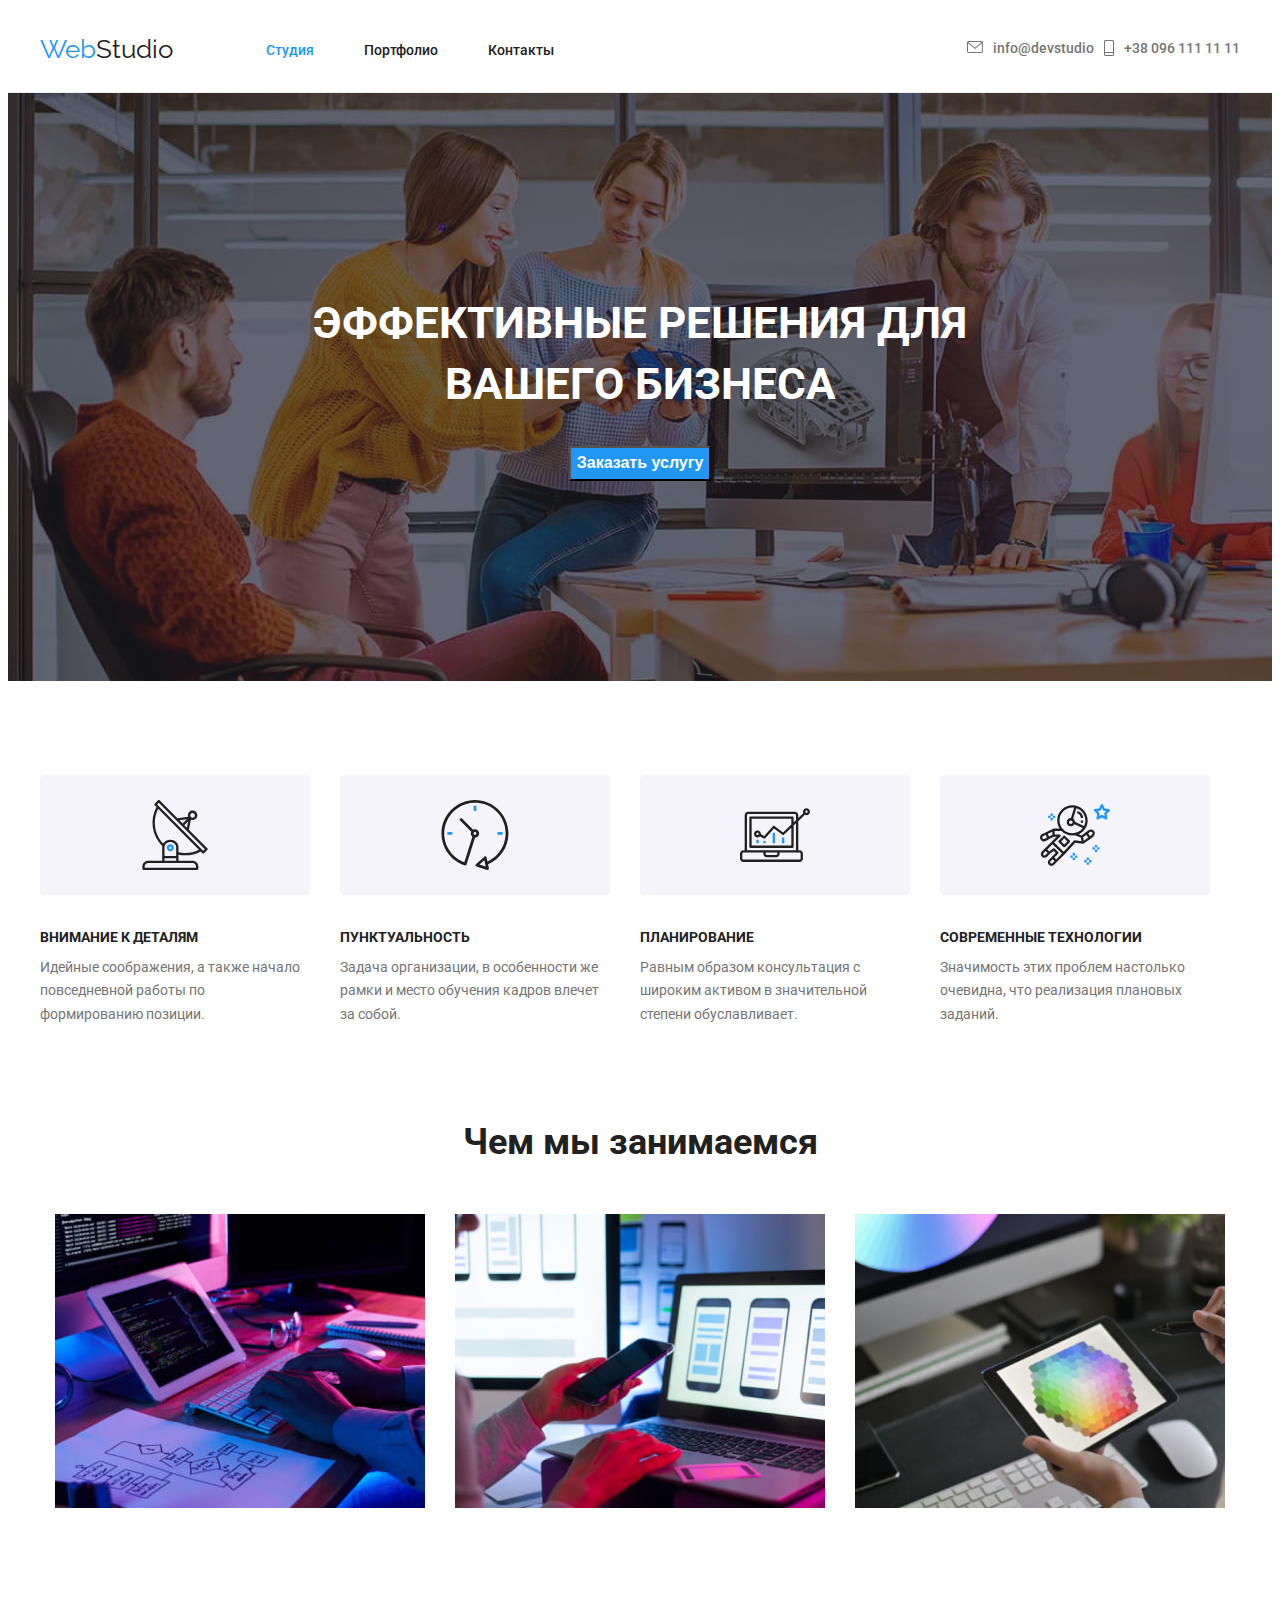
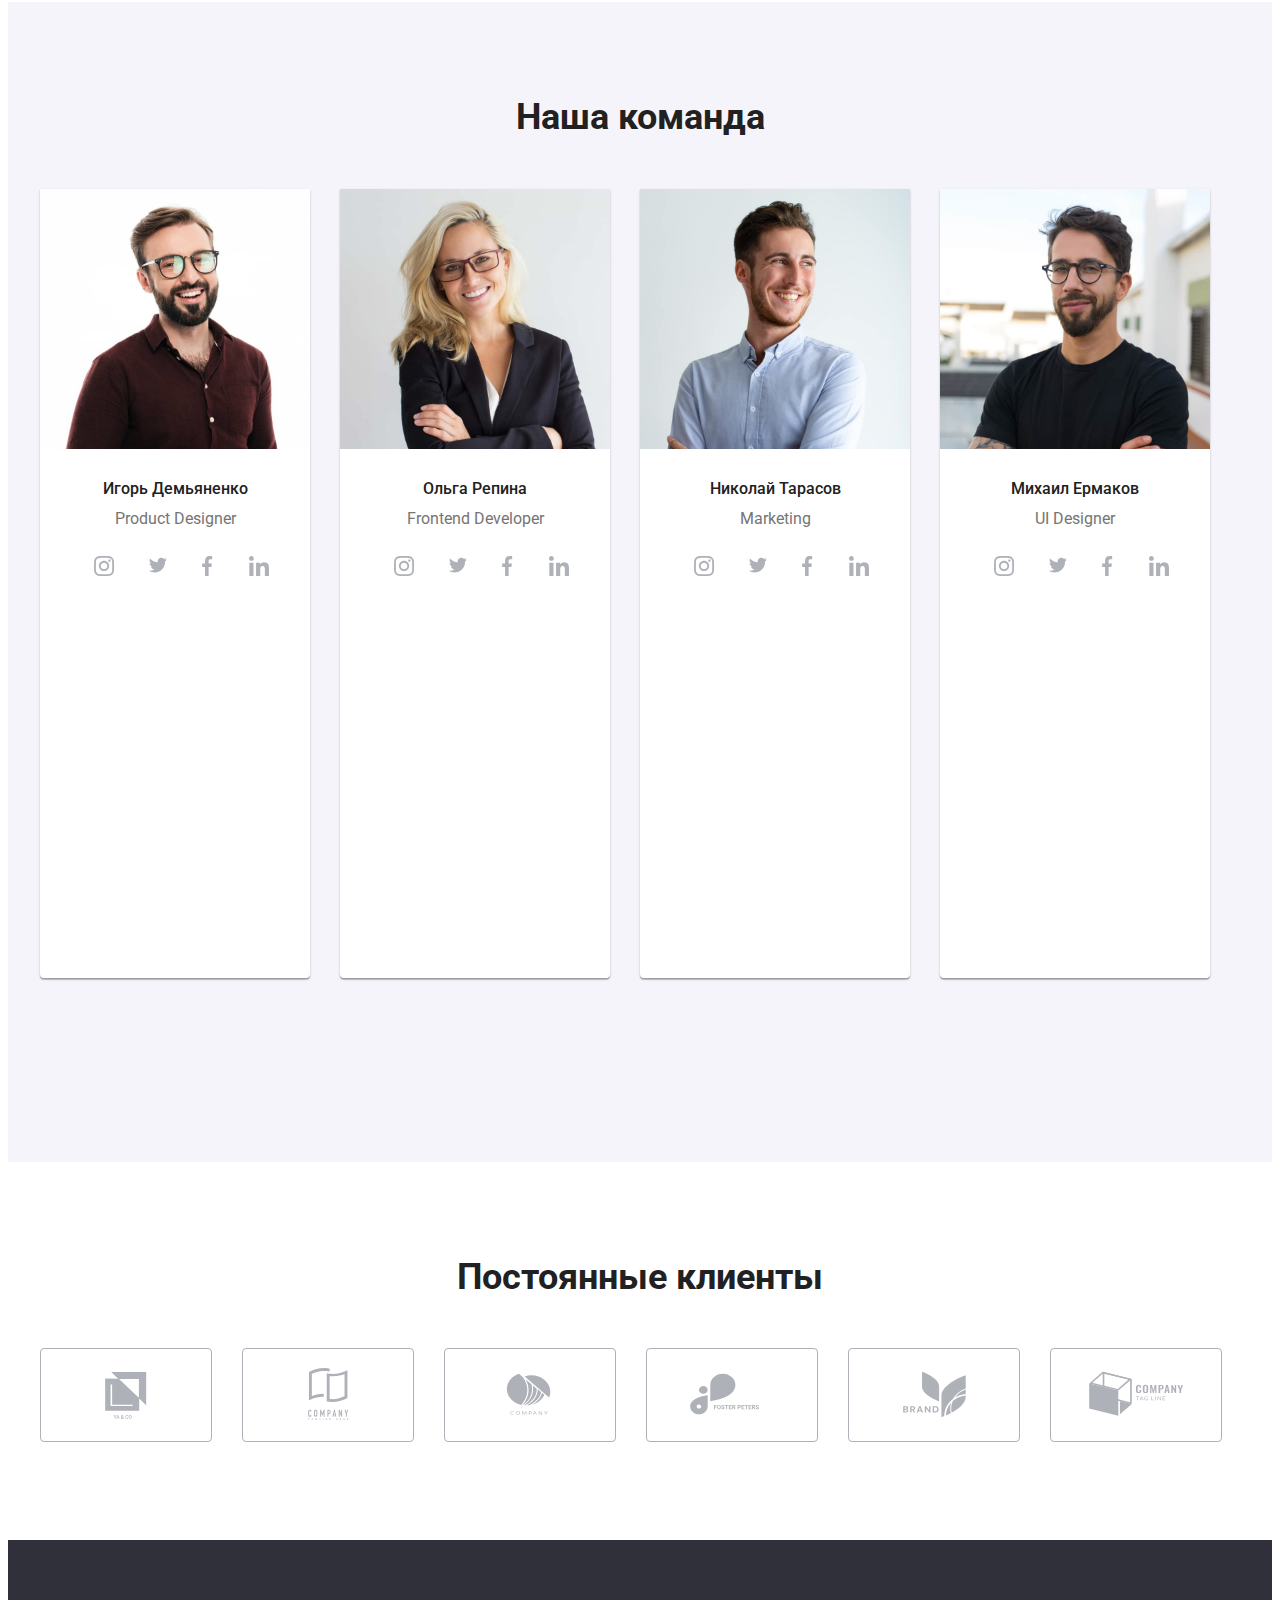
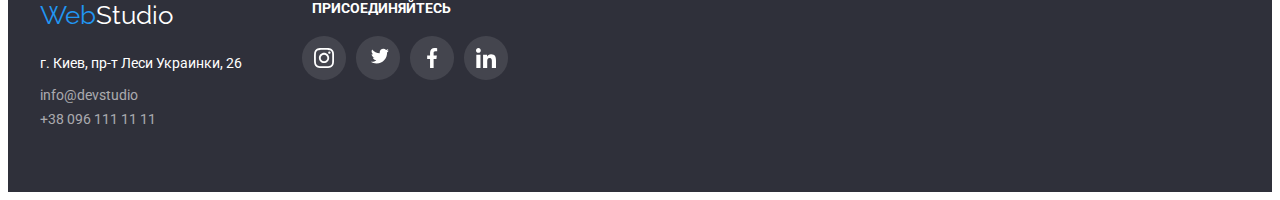
<file: index.html>
<!DOCTYPE html>
<html lang="ru">
    <head>
        <meta charset="UTF-8">
        <meta name="viewport" content="width=device-width, inital-scale=1.0">
        <title>Document</title>
        <link rel="preconnect" href="https://fonts.googleapis.com">
<link rel="preconnect" href="https://fonts.gstatic.com" crossorigin>
<link href="https://fonts.googleapis.com/css2?family=Oleo+Script&family=Raleway:wght@700&family=Roboto:wght@400;500;700;900&display=swap" rel="stylesheet">
<link rel="stylesheet" href="https://cdnjs.cloudflare.com/ajax/libs/modern-normalize/1.1.0/modern-normalize.min.css" integrity="sha512-wpPYUAdjBVSE4KJnH1VR1HeZfpl1ub8YT/NKx4PuQ5NmX2tKuGu6U/JRp5y+Y8XG2tV+wKQpNHVUX03MfMFn9Q==" crossorigin="anonymous" referrerpolicy="no-referrer" />
<link rel="stylesheet" href="./css/styles.css">
    </head>
    <body class="page">
        <header class="page-header">
            <div class="container main-hader">
            <nav class="main-hader">
                <a class="logo" href="./index.html"><span class="page-header-logo">Web</span><span class="page-header-nav">Studio</span></a>
                <ul class="site-nav">
                    <li class="link-nav"><a class="current nav-padding" href="">Студия</a></li>
                    <li class="link-nav-margin"><a class="link-nav nav-padding" href="./portfolio.html">Портфолио</a></li>
                    <li class="link-nav-margin"><a class="link-nav nav-padding" href="">Контакты</a></li>
                </ul>
            </nav>
                <ul class="auth-nav">
                    <li class="link-contact">
                     <svg class="envelope">
                        <use href='./images/sprite.svg#icon-envelope-hover'></use>
                    </svg>   
                    </li>
                    <li>
                        <a class="link-contact" href="">info@devstudio</a></li>
                        <li class="link-contact">
                            <svg class="tel">
                               <use href='./images/sprite.svg#icon-tel'></use>
                           </svg>   
                           </li>
                    <li class="link-tel-margin"><a class="link-contact" href="">+38 096 111 11 11</a></li>
                </ul>
                </div>
        </header>
        <main>
    <section class="hero">
        <div class="container">
    <h1 class="hero-text">Эффективные решения для вашего бизнеса</h1>
        <button class="hero-buton">Заказать услугу</button>
    </div>
    </section>
    <section class="section section-benefits">
    <div class="section-benefits-margin container">
    <h2 class="visually-hidden">Наші переваги</h2>
    <ul class="benefis-list">
        <li class="benefits-margin">
            <svg class="icon-Group">
                <use href='./images/sprite.svg#icon-Group-1'></use>
            </svg>
            <h3 class="section-benefits-title">Внимание к деталям</h3>
            <p class="section-benefits-text">Идейные соображения, а также начало повседневной работы по формированию позиции.</p>
        </li>
        <li class="benefits-margin">
            <svg class="icon-Group">
                <use href='./images/sprite.svg#icon-Group-2'></use>
            </svg>
            <h3 class="section-benefits-title">Пунктуальность</h3>
            <p class="section-benefits-text">Задача организации, в особенности же рамки и место обучения кадров влечет за собой.</p>
        </li> 
        <li class="benefits-margin">
            <svg class="icon-Group">
                <use href='./images/sprite.svg#icon-Group-3'></use>
            </svg>
            <h3 class="section-benefits-title">Планирование</h3>
            <p class="section-benefits-text">Равным образом консультация с широким активом в значительной степени обуславливает.</p>
        </li>
        <li class="benefits-margin">
            <svg class="icon-Group">
                <use href='./images/sprite.svg#icon-Group-4'></use>
            </svg>
            <h3 class="section-benefits-title">Современные технологии</h3>
            <p class="section-benefits-text">Значимость этих проблем настолько очевидна, что реализация плановых заданий.</p>
        </li>
    </ul>
</div>
</section>
<section class="occupation section">
    <div class="container">
    <h2 class="section-work">Чем мы занимаемся</h2>
    <ul class="work-list">
    <li class="occupation-margin">
    <img src="./images/development.jpg" alt="Создание сайта" width="370">
    </li>
    <li class="occupation-margin">
        <img src="./images/mobile.jpg" alt="Оптимизация для мобильных устройств" width="370">
    </li>
    <li class="occupation-margin">
        <img src="./images/design.jpg" alt="Дизайн" width="370">
    </li>
    </ul>
</div>
</section>
<section class="section-page">
    <div class="container">
    <h2 class="pege-team">Наша команда</h2>
    <ul class="team">
        <li class="work-margin team-background-color">
            <img class="team-img" src="./images/igor.jpg" alt="Игорь Демьяненко" width="270">
            <div class="name">
            <h3 class="page-team-employee">Игорь Демьяненко</h3>
            <p class="section-team-specialty">Product Designer</p>
            <ul class="soc">
                <li class="soc-team soc-team-hf">
                    <a href="#">
                        <svg class="team-instagram" width="20px" height="20px">
                        <use href='./images/sprite.svg#icon-instagram'></use>
                    </svg>
                    </a>
                </li>
                <li class="soc-team soc-team-hf">
                    <a href="#">
                        <svg class="team-twit">
                        <use href='./images/sprite.svg#icon-twit'></use>
                    </svg>
                    </a>
                </li>
                <li class="soc-team soc-team-hf">
                    <a href="#">
                        <svg class="team-facebook">
                        <use href='./images/sprite.svg#icon-facebook'></use>
                    </svg>
                    </a>
                </li>
                <li class="soc-team soc-team-hf">
                    <a href="#">
                        <svg class="team-linkedin">
                        <use href='./images/sprite.svg#icon-linkedin'></use>
                    </svg>
                    </a>
                </li>  
            </ul>
    </div>
        </li>
        <li class="work-margin team-background-color">
            <img class="team-img" src="./images/olga.jpg" alt="Ольга Репина" width="270">
            <div class="name">
            <h3 class="page-team-employee">Ольга Репина</h3>
            <p class="section-team-specialty">Frontend Developer</p>
            <ul class="soc">
                <li class="soc-team soc-team-hf">
                    <a href="#">
                        <svg class="team-instagram">
                        <use href='./images/sprite.svg#icon-instagram'></use>
                    </svg>
                    </a>
                </li>
                <li class="soc-team soc-team-hf">
                    <a href="#">
                        <svg class="team-twit">
                        <use href='./images/sprite.svg#icon-twit'></use>
                    </svg>
                    </a>
                </li>
                <li class="soc-team soc-team-hf">
                    <a href="#">
                        <svg class="team-facebook">
                        <use href='./images/sprite.svg#icon-facebook'></use>
                    </svg>
                    </a>
                </li>
                <li class="soc-team soc-team-hf">
                    <a href="#">
                        <svg class="team-linkedin">
                        <use href='./images/sprite.svg#icon-linkedin'></use>
                    </svg>
                    </a>
                </li>  
            </ul>
            </div>
        </li>
        <li class="work-margin team-background-color">
            <img class="team-img" src="./images/koly.jpg" alt="Николай Тарасов" width="270">
            <div class="name">
            <h3 class="page-team-employee">Николай Тарасов</h3>
            <p class="section-team-specialty">Marketing</p>
            <ul class="soc">
                <li class="soc-team soc-team-hf">
                    <a href="#">
                        <svg class="team-instagram">
                        <use href='./images/sprite.svg#icon-instagram'></use>
                    </svg>
                    </a>
                </li>
                <li class="soc-team soc-team-hf">
                    <a href="#">
                        <svg class="team-twit">
                        <use href='./images/sprite.svg#icon-twit'></use>
                    </svg>
                    </a>
                </li>
                <li class="soc-team soc-team-hf">
                    <a href="#">
                        <svg class="team-facebook">
                        <use href='./images/sprite.svg#icon-facebook'></use>
                    </svg>
                    </a>
                </li>
                <li class="soc-team soc-team-hf">
                    <a href="#">
                        <svg class="team-linkedin">
                        <use href='./images/sprite.svg#icon-linkedin'></use>
                    </svg>
                    </a>
                </li>  
            </ul>
        </div>
        </li>
        <li class="work-margin team-background-color">
            <img class="team-img" src="./images/miha.jpg" alt="Михаил Ермаков" width="270">
            <div class="name">
            <h3 class="page-team-employee">Михаил Ермаков</h3>
            <p class="section-team-specialty">UI Designer</p>
            <ul class="soc">
                <li class="soc-team soc-team-hf">
                    <a href="#">
                        <svg class="team-instagram">
                        <use href='./images/sprite.svg#icon-instagram'></use>
                    </svg>
                    </a>
                </li>
                <li class="soc-team soc-team-hf">
                    <a href="#">
                        <svg class="team-twit">
                        <use href='./images/sprite.svg#icon-twit'></use>
                    </svg>
                    </a>
                </li>
                <li class="soc-team soc-team-hf">
                    <a href="#">
                        <svg class="team-facebook">
                        <use href='./images/sprite.svg#icon-facebook'></use>
                    </svg>
                    </a>
                </li>
                <li class="soc-team soc-team-hf">
                    <a href="#">
                        <svg class="team-linkedin">
                        <use href='./images/sprite.svg#icon-linkedin'></use>
                    </svg>
                    </a>
                </li>  
            </ul>
        </div>
        </li>   
    </ul>
</div>
</section>
<section class="section-client">
    <div class="container">
    <h2 class="client-title">Постоянные клиенты</h2>
    <ul class="client">
        <li class="client-list">
<a class="client-link" href="#">
<svg class="client-logo">
    <use class="client-link" href='./images/sprite.svg#icon-Client-1'>
    </use>
</svg>
</a>
        </li> 
        <li class="client-list"> 
<a class="client-link" href="#">
    <svg class="client-logo">
        <use href='./images/sprite.svg#icon-Client-2'>
        </use>
    </svg>
</a>
</li>
<li class="client-list">
<a class="client-link" href="#">
    <svg class="client-logo">
        <use href='./images/sprite.svg#icon-Client-3'>
        </use>
    </svg>
</a>
 </li>
<li class="client-list">
<a class="client-link" href="#">
    <svg class="client-logo">
        <use href='./images/sprite.svg#icon-Client-4'>
        </use>
    </svg>
</a>
</li>
<li class="client-list">
<a class="client-link" href="#">
    <svg class="client-logo">
        <use href='./images/sprite.svg#icon-Client-5'>
        </use>
    </svg>
</a>
</li>
<li class="client-list">
    <a class="client-link" href="#">
        <svg class="client-logo">
            <use href='./images/sprite.svg#icon-Client-6-'>
            </use>
        </svg>
    </a>
    </li>
    </ul>
</div>
</section>
</main>
<footer class="page-footer">
    <div class="container">
        <ul class="footer-box">
            <li>
    <a href="./index.html"><span class="page-footer-logo">Web</span><span class="page-footer-nav">Studio</span></a>
    <address class="footer-address">
        г. Киев, пр-т Леси Украинки, 26
        <a class="footer-nav" href="mailto:info@devstudio">info@devstudio</a>
        <a class="footer-tel" href="tel:+380961111111">+38 096 111 11 11</a>
    </address>
</li>
<li class="footer-box-margin">
    <h2 class="soc-text">присоединяйтесь</h2>
    <ul class="soc-footer">
        <li class="radial-gradient-footer">
            <a href="#">
                <svg class="instagram ">
                <use href='./images/sprite.svg#icon-instagram'></use>
            </svg>
            </a>
        </li>
        <li class="radial-gradient-footer">
            <a href="#">
                <svg class="twit">
                <use href='./images/sprite.svg#icon-twit'></use>
            </svg>
            </a>
        </li>
        <li class="radial-gradient-footer">
            <a href="#">
                <svg class="facebook">
                <use href='./images/sprite.svg#icon-facebook'></use>
            </svg>
            </a>
        </li>
        <li class="radial-gradient-footer">
            <a href="#">
                <svg class="linkedin">
                <use href='./images/sprite.svg#icon-linkedin'></use>
            </svg>
            </a>
        </li>
    </ul>
</ul>
</div>
</footer>
    </body>
</html>
</file>
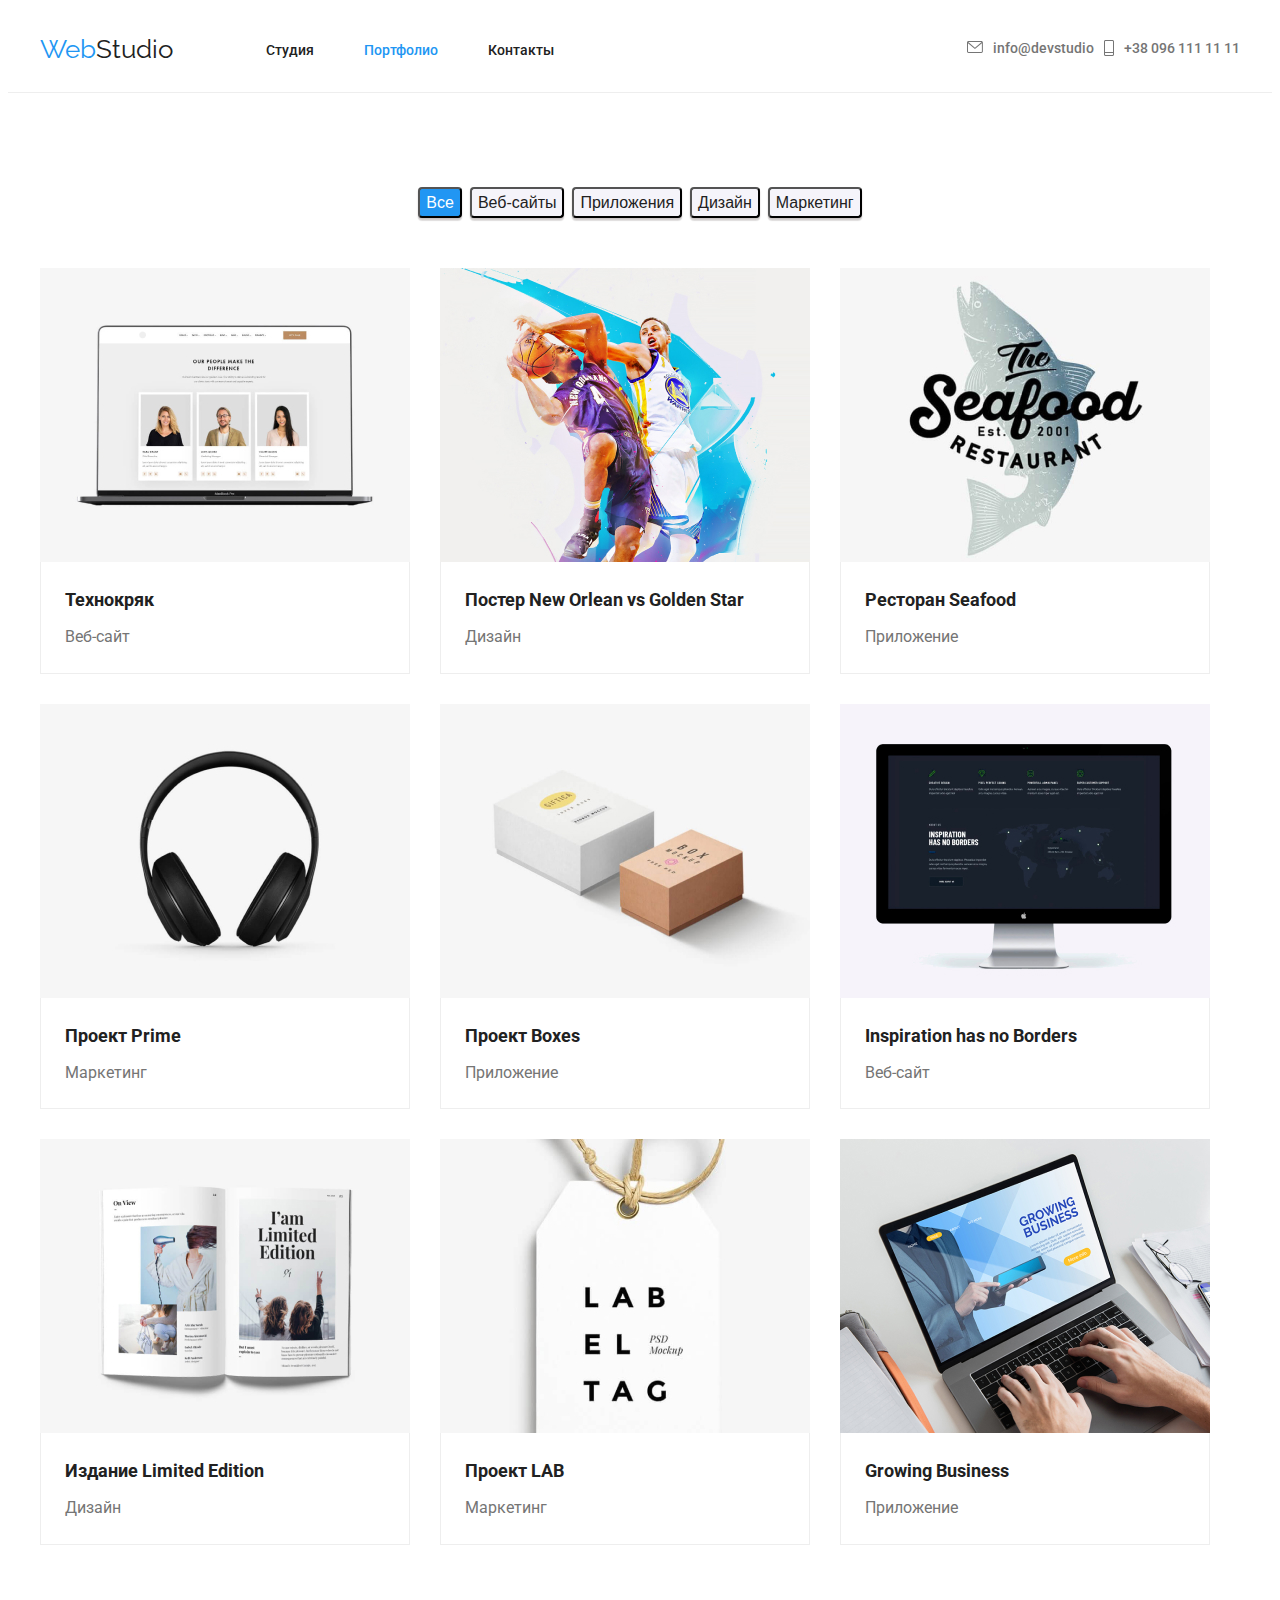
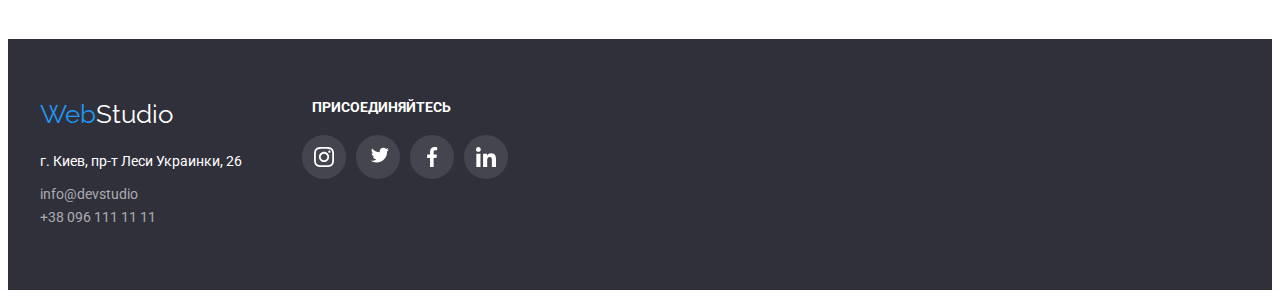
<file: portfolio.html>
<!DOCTYPE html>
<html lang="ru">
    <head>
        <meta charset="UTF-8">
        <meta name="viewport" content="width=device-width, inital-scale=1.0">
        <title>Document</title>
        <link rel="preconnect" href="https://fonts.googleapis.com">
<link rel="preconnect" href="https://fonts.gstatic.com" crossorigin>
<link href="https://fonts.googleapis.com/css2?family=Oleo+Script&family=Raleway:wght@700&family=Roboto:wght@400;500;700;900&display=swap" rel="stylesheet">
<link rel="stylesheet" href="https://cdnjs.cloudflare.com/ajax/libs/modern-normalize/1.1.0/modern-normalize.min.css" integrity="sha512-wpPYUAdjBVSE4KJnH1VR1HeZfpl1ub8YT/NKx4PuQ5NmX2tKuGu6U/JRp5y+Y8XG2tV+wKQpNHVUX03MfMFn9Q==" crossorigin="anonymous" referrerpolicy="no-referrer" />
<link rel="stylesheet" href="./css/styles.css">
    </head>
    <body class="page">
        <header class="page-header">
            <div class="main-hader container">
            <nav class="main-hader">
                <a class="logo" href="./index.html"><span class="page-header-logo">Web</span><span class="page-header-nav">Studio</span></a>
                <ul class="site-nav">
                    <li><a class="link-nav nav-padding" href="./index.html">Студия</a></li>
                    <li class="link-nav-margin"><a class="link-nav nav-padding current" href="">Портфолио</a></li>
                    <li class="link-nav-margin"><a class="link-nav nav-padding" href="">Контакты</a></li>
                </ul>
            </nav>
            <ul class="auth-nav">
                <li class="link-contact">
                 <svg class="envelope">
                    <use href='./images/sprite.svg#icon-envelope-hover'></use>
                </svg>   
                </li>
                <li>
                    <a class="link-contact" href="">info@devstudio</a></li>
                    <li class="link-contact">
                        <svg class="tel">
                           <use href='./images/sprite.svg#icon-tel'></use>
                       </svg>   
                       </li>
                <li class="link-tel-margin"><a class="link-contact" href="">+38 096 111 11 11</a></li>
            </ul>
                </div>
        </header>
        <main>
            <section class="section-portfolio">
<div class="container">
<ul class="flex-button">
    <li class="flex-button-margin"><button class="portfolio-buton-all" type="button">Все</button></li>
    <li class="flex-button-margin"><button class="portfolio-buton" type="button">Веб-сайты</button></li>
    <li class="flex-button-margin"><button class="portfolio-buton" type="button">Приложения</button></li>
    <li class="flex-button-margin"><button class="portfolio-buton" type="button">Дизайн</button></li>
    <li><button class="portfolio-buton" type="button">Маркетинг</button></li>
</ul>

<ul class="flex-contener">
    <li class="flex-element"><a href=""><img src="./images/teh.jpg" alt="Технокряк" width="370"><div class="card-text"><h2 class="portfolio-work">Технокряк</h2><p class="portfolio-work-type">Веб-сайт</p></div></a></li>
    <li class="flex-element"><a href=""><img src="./images/new.jpg" alt="Постер New Orlean vs Golden Star" width="370"><div class="card-text"><h1 class="portfolio-work">Постер New Orlean vs Golden Star</h1><p class="portfolio-work-type">Дизайн</p></div></a></li>
    <li class="flex-element"><a href=""><img src="./images/res.jpg" alt="Ресторан Seafood" width="370"><div class="card-text"><h2 class="portfolio-work">Ресторан Seafood</h2><p class="portfolio-work-type">Приложение</p></div></a></li>
    <li class="flex-element"><a href=""><img src="./images/mon.jpg" alt="Проект Prime" width="370"><div class="card-text"><h2 class="portfolio-work">Проект Prime</h2><p class="portfolio-work-type">Маркетинг</p></div></a></li>
    <li class="flex-element"><a href=""><img src="./images/boxes.jpg" alt="Проект Boxes" width="370"><div class="card-text"><h2 class="portfolio-work">Проект Boxes</h2><p class="portfolio-work-type">Приложение</p></div></a></li>
    <li class="flex-element"><a href=""><img src="./images/inspiration.jpg" alt="Inspiration has no Borders" width="370"><div class="card-text"><h2 class="portfolio-work">Inspiration has no Borders</h2><p class="portfolio-work-type">Веб-сайт</p></div></a></li>
    <li class="flex-element"><a href=""><img src="./images/limited.jpg" alt="Издание Limited Edition" width="370"><div class="card-text"><h2 class="portfolio-work">Издание Limited Edition</h2><p class="portfolio-work-type">Дизайн</p></div></a></li>
    <li class="flex-element"><a href=""><img src="./images/LAB.jpg" alt="Проект LAB" width="370"><div class="card-text"><h2 class="portfolio-work">Проект LAB</h2><p class="portfolio-work-type">Маркетинг</p></div></a></li>
    <li class="flex-element"><a href=""><img src="./images/growing.jpg" alt="Growing Business" width="370"><div class="card-text"><h2 class="portfolio-work">Growing Business</h2><p class="portfolio-work-type">Приложение</p></div></a></li>
</ul>
</div>
</section>
</main>
<footer class="page-footer">
    <div class="container">
        <ul class="footer-box">
            <li>
    <a href="./index.html"><span class="page-footer-logo">Web</span><span class="page-footer-nav">Studio</span></a>
    <address class="footer-address">
        г. Киев, пр-т Леси Украинки, 26
        <a class="footer-nav" href="mailto:info@devstudio">info@devstudio</a>
        <a class="footer-tel" href="tel:+380961111111">+38 096 111 11 11</a>
    </address>
</li>
<li class="footer-box-margin">
    <h2 class="soc-text">присоединяйтесь</h2>
    <ul class="soc-footer">
        <li class="radial-gradient-footer">
            <a href="#">
                <svg class="instagram ">
                <use href='./images/sprite.svg#icon-instagram'></use>
            </svg>
            </a>
        </li>
        <li class="radial-gradient-footer">
            <a href="#">
                <svg class="twit">
                <use href='./images/sprite.svg#icon-twit'></use>
            </svg>
            </a>
        </li>
        <li class="radial-gradient-footer">
            <a href="#">
                <svg class="facebook">
                <use href='./images/sprite.svg#icon-facebook'></use>
            </svg>
            </a>
        </li>
        <li class="radial-gradient-footer">
            <a href="#">
                <svg class="linkedin">
                <use href='./images/sprite.svg#icon-linkedin'></use>
            </svg>
            </a>
        </li>
    </ul>
</ul>
</div>
</footer>
    </body>
</html>
</file>
<file: css/styles.css>
:root {
    --primery-text-color: #757575;
    --accent-color: #2196F3;
    --title-text-color: #212121;
    --title-text-Letter: rgba(33, 33, 33, 1);
    --logo-text-color: #FFFFFF;
    --team-background-color: #F5F4FA;
    --footer-background-color: #2F303A;
    --hiro-hover-focus: rgba(33, 150, 243, 1);
}
/* Основні налаштування */
body {
    font-family:'Roboto', 'Segoe UI', 'Oxygen',
     'Ubuntu', 'Cantarell', 'Open Sans', 'Helvetica Neue', 
     'sans-serif';
      background-color:#E5E5E5;
}
a {text-decoration: none;}
ul, ol {
    list-style: none;
    padding: 0px;
    margin: 0px;
}
h1, h2, h3 {
    padding: 0px;
    margin: 0px;   
}
p {
    padding: 0px;
    margin: 0px;
}
img {
    display: block;
    margin: 0px;
    padding: 0px;
}
/* основний колір - #757575; 
Другородний колір - #212121;
Акцент - #2196F3;
Колір футера - background: #FFFFFF; */
/* Налаштування headerа */
.page {
background-color: var(--page-backround-color);
}
.page-header-nav {
color: var(--title-text-color);
font-family: 'Raleway';
font-size: 26px;
line-height: 1.2;
text-align: left;
}
.page-header-logo {
color: var(--accent-color);
font-family: 'Raleway';
font-size: 26px;
line-height: 1.2;
text-align: left;
}
.page-header {
    margin-bottom: 0px;
    padding-bottom: 0px;
    border-bottom:1px solid rgba(238, 238, 238, 1);
    background-color: var(--logo-text-color);
}
.nav-padding {
display: block;
padding-top: 32px;
padding-bottom: 32px;
}
.link-nav {
/* display: flex; */
color: rgba(33, 33, 33, 1);
font-weight: 500;
font-size: 14px;
line-height: 1.2;
} 
.link-contact {
display: block;
padding-top: 32px;
padding-bottom: 32px;
margin-left: 10px;

color: rgba(117, 117, 117, 1);
font-Weight: 500;
font-size: 14px;
line-height: 1.2;  
}
.link-contact:hover,
.link-contact:focus {
    color: var(--accent-color); 
}
.link-nav:hover,
.link-nav:focus {
    color: var(--accent-color);
}
.current {
    color: var(--accent-color);
}
/* Налаштування скуції "hero" */
.hero { 
    margin-left: auto;
    margin-right: auto;
    padding-top: 200px;
    padding-bottom: 200px;
    background-color: var(--footer-background-color);
    background-image: linear-gradient(rgba(47, 48, 58, 0.4), rgba(47, 48, 58, 0.4)), url('../images/background.jpg');
    text-align: center;
}
.hero-text {
display: block;
margin: auto;
max-width: 696px;
color: var(--logo-text-color);
text-transform:uppercase;
font-size: 44px;
line-height: 1.4;
text-align: center;
}
.hero-buton {
    margin-top: 30px;
    background-color: var(--accent-color);
    color: var(--logo-text-color);
font-size: 16px;
font-style: normal;
font-weight: 700;
line-height: 1.8;
text-align: center;
}
.hero-buton:hover,
.hero-buton:focus {
    background-color: #188CE8;
    color: var(--logo-text-color);
font-size: 16px;
font-style: normal;
font-weight: 700;
line-height: 1.8;
text-align: center;
}

/* Налаштування "background-color" секцій */
.section-page {
    background-color: var(--team-background-color);
    padding-top: 94px;
    padding-bottom: 94px;
}
.section {
    color: var(--title-text-color);
}
    /* Налаштування секції "Переваги"  */
  .section-benefits {
      padding-top: 94px;
      padding-bottom: 94px;
  }
    .visually-hidden {
        position: absolute;
  width: 1px;
  height: 1px;
  margin: -1px;
  border: 0;
  padding: 0;
  
  white-space: nowrap;
  clip-path: inset(100%);
  clip: rect(0 0 0 0);
  overflow: hidden;
    }
.section-benefits-title {
    margin-bottom: 10px;
    color: var(--title-text-color);
    text-transform:uppercase;
font-size: 14px;
line-height: 1.2;
text-align: left;
}
.section-benefits-text {
color: var(--primery-text-color);
font-size: 14px;
line-height: 1.7;
text-align: left;
}
/* Налаштування скції "Чим ми займаємось" */
.section-work {
color: var(--title-text-color);
font-size: 36px;
line-height: 1.2;
text-align: center;
margin-bottom: 50px;
margin-top: 0px;
}
/* Налаштування скуції "Наша команда" */
.pege-team {
color: var(--title-text-color);
margin-top: 0px;
margin-bottom: 50px;
font-size: 36px;
line-height: 1.2;
text-align: center;
}
.page-team-employee {
margin-bottom: 10px;
color: var(--title-text-color);
font-weight: 500;
font-size: 16px;
line-height: 1.2;
text-align: center;
}
.section-team-specialty {
    padding-bottom: 0px;
color: var(--primery-text-color);
font-size: 16px;
line-height: 19px;
letter-spacing: 1,2;
text-align: center;
}
.team-background-color {
    background-color: rgba(255, 255, 255, 1);
    border-bottom: 1px solid rgba(255, 255, 255, 1);
    Height: 368px;
    Width: 270px;
    margin-bottom:0;
    box-shadow: 0px 1px 3px rgba(0, 0, 0, 0.12), 0px 1px 1px rgba(0, 0, 0, 0.14), 0px 2px 1px rgba(0, 0, 0, 0.2);
    border-radius: 0px 0px 4px 4px;
}
/* Налаштування сторінки portfolio */
.portfolio-buton {
    background-color:var(--team-background-color);
    color: var(--title-text-color);
font-size: 16px;
line-height: 1.6;
text-align: center;
border-radius: 4px;
box-shadow: 0px 3px 1px rgba(0, 0, 0, 0.1), 0px 1px 2px rgba(0, 0, 0, 0.08), 0px 2px 2px rgba(102, 47, 47, 0.12);
}
.portfolio-buton-all {
    color: var(--logo-text-color);
    background-color: var(--accent-color);
    font-size: 16px;
    line-height: 1.6;
    text-align: center;
    box-shadow: 0px 3px 1px rgba(0, 0, 0, 0.1), 0px 1px 2px rgba(0, 0, 0, 0.08), 0px 2px 2px rgba(102, 47, 47, 0.12);
border-radius: 4px;  
}
.portfolio-buton:hover,
.portfolio-buton:focus { 
color: var(--logo-text-color);
background-color: var(--accent-color);
font-size: 16px;
line-height: 1.6;
text-align: center;
box-shadow: 0px 3px 1px rgba(0, 0, 0, 0.1), 0px 1px 2px rgba(0, 0, 0, 0.08), 0px 2px 2px rgba(102, 47, 47, 0.12);
border-radius: 4px;
}
.portfolio-work {
margin-bottom: 4px;
color: var(--title-text-color);
font-size: 18px;
line-height: 2;
text-align: left;
}
.portfolio-work-type {
color: var(--primery-text-color);
font-size: 16px;
line-height: 1.9;
text-align: left;
text-align: left;
}
.card-text {
    padding-top: 20px;
    padding-bottom: 20px;
    padding-left: 24px;
    padding-right: 24px;
    border-bottom: 1px solid rgba(238, 238, 238, 1);
    border-left: 1px solid rgba(238, 238, 238, 1);
    border-right: 1px solid rgba(238, 238, 238, 1);
}
/* Налаштування footera */
.page-footer { 
    background-color: var(--footer-background-color);
    padding-bottom: 60px;
    padding-top: 60px;
    }
    .footer-nav {
        display: block;
        margin-top: 9px;
        color: rgba(255, 255, 255, 0.6);
        font-size: 14px;
        font-style: normal;
        line-height: 1.7;
        text-align: left;
        }
    .footer-tel {
    margin-top: 9px;
    color: rgba(255, 255, 255, 0.6);
    font-size: 14px;
    font-style: normal;
    line-height: 1.7;
    text-align: left;
    }
.footer-address {
margin-top: 20px;
color: var(--logo-text-color);
font-size: 14px;
font-style: normal;
line-height: 1.7;
text-align: left;
    }
.page-footer-nav {
        margin-top: 9px;
        color: var(--logo-text-color);
        font-family: 'Raleway';
        font-size: 26px;
        line-height: 1.2;
        text-align: left;
    }
.page-footer-logo {
color: var(--accent-color);
font-family: 'Raleway';      
font-size: 26px;
line-height: 1.2;
text-align: left;
}
/* оформлення блоків */
.container {
    width: 1200px;
    padding-left: 15px;
    padding-right: 15px;
    margin: 0 auto;
}
.occupation {
padding-bottom: 94px;
}
.team-margin-padding {
    margin-bottom: 0px;
padding-bottom: 94px;
}
.site-nav {
   display: flex;
   margin-bottom: 0px;
   margin-left: 93px;
}
.auth-nav {
    display:flex;
    margin-bottom: 0px;
    margin-right: 0px;
    margin-left: auto;
}
.link-nav-margin {
    margin-left: 50px;
}
.main-hader {
    display:flex;
    align-items: center;
    /* justify-content:flex-start; */

}
.benefis-list {
    margin-right: 0px;
    margin-left: -30px;
    display: flex;
    /* justify-content: flex-start; */
}
.benefits-margin {
    width: 270px;
margin-left: 30px;
}
.work-margin {
    width: 270px;
    margin-left: 30px;
    margin-bottom: 0px;
    padding-bottom: 420px;
;
}
.occupation-margin {
    margin-left: 30px;
    width: 370px;
}
.work-list {
    margin-left: -30px;
    justify-content:center;
    display: flex;
    background-color: rgba(255, 255, 255, 1);
}
.name {
    padding-top: 30px;
    padding-bottom: 30px;
}
.team {
    display: flex;
    padding-bottom: 90px;
    margin-left: -30px;
}

.flex-contener {
 display: flex;
 flex-wrap: wrap;
 margin-bottom: -30px;
}
.flex-element {
  width: 370px;
  margin-right: 30px;
  margin-bottom: 30px;
}
.flex-element:hover {
width: 370px;
margin-right: 30px;
margin-bottom: 30px;
background: #FFFFFF;
border: 1px solid #EEEEEE;
box-sizing: border-box;
box-shadow: 0px 1px 1px rgba(0, 0, 0, 0.12), 0px 4px 4px rgba(0, 0, 0, 0.06), 1px 4px 6px rgba(0, 0, 0, 0.16);
  }
  .flex-element:focus {
    width: 370px;
    margin-right: 30px;
    margin-bottom: 30px;
    background: #FFFFFF;
    border: 1px solid #EEEEEE;
    box-sizing: border-box;
    box-shadow: 0px 1px 1px rgba(0, 0, 0, 0.12), 0px 4px 4px rgba(0, 0, 0, 0.06), 1px 4px 6px rgba(0, 0, 0, 0.16);
      }
.flex-element:nth-child(3n) {
    margin-right: 0px;
    /* margin-bottom: 0px; */
}
.flex-button {
    display: flex;
    margin-bottom: 50px;
    justify-content:center;
}
.flex-button-margin {
    margin-right: 8px;
}
.flex-button-margin:focus {
    margin-right: 8px;
    box-shadow: 0px 3px 1px rgba(0, 0, 0, 0.1), 0px 1px 2px rgba(0, 0, 0, 0.08), 0px 2px 2px rgba(0, 0, 0, 0.12);
border-radius: 4px;
}
.section-portfolio {
    padding-top: 94px;
    padding-bottom: 94px;
}
/* Стилізація іконок */
.section-client {
padding-top: 94px; 
padding-bottom: 94px;
}
.client-logo {
    width: 170px;
    height: 92px;
    border: 1px solid rgba(175, 177, 184, 1);
   fill: rgba(175, 177, 184, 1);
   border-radius: 4px;
}
.client-logo:hover {
    width: 170px;
    height: 92px;
    border: 1px solid rgba(33, 150, 243, 1);
   fill: rgba(33, 150, 243, 1);
   border-radius: 4px;  
}
.client-logo:focus {
    width: 170px;
    height: 92px;
    border: 1px solid rgba(33, 150, 243, 1);
   fill: rgba(33, 150, 243, 1);
   border-radius: 4px;
}
.client {
    display: flex;
    flex-direction:row;
    margin-left: -30px;
}
.client-title {
margin-bottom: 50px;
font-weight: 700;
font-size: 36px;
line-height: 42px;
text-align: center;
letter-spacing: 1.2;
color: rgba(33, 33, 33, 1);    
}
.client-list {
    display: flex;
    margin-left: 30px;

}
.client-link {
    display:inline-block
}
.soc-link {
  
    fill: rgba(175, 177, 184, 1);
    /* background-image: url(../images/Ellipse\ \(1\).svg);
    background-position: center;
    border-radius:  360px;
    background-size: 44px 44px; 
    margin-left: 22; */
}
.soc-footer {
    display: flex;
    margin-left: -30px;
    margin-top: 20px;
    padding-left: 20px;
}
.soc-text {
    font-weight: 700;
font-size: 14px;
line-height: 16px;
letter-spacing: 1.2;
text-transform: uppercase;
color: rgba(255, 255, 255, 1);
}
/* Налаштування карточок "наша команда" */
.soc {
    display: flex;
    margin-left: 32px;
    margin-right: 32px;
    margin-top: 16px;
    flex-direction:row;  
}
.soc-team {
    display: flex;
    margin-left: 10px;
    
}
.soc-team-hf {
    background-image: radial-gradient(rgba(255, 255, 255, 1), rgba(255, 255, 255, 1));
    border-radius:  360px;
    width: 44px;
    height: 44px;
}
.soc-team-hf:hover,
.soc-team-hf:focus {
    background-image: radial-gradient(rgba(33, 150, 243, 1), rgba(33, 150, 243, 1));
    border-radius:  360px;
    width: 44px;
    height: 44px;
}
.team-instagram
 {
    width: 20px;
    height: 20px;
    margin-top: 12px;
    margin-left: 12px;
    fill: rgba(175, 177, 184, 1);
   
}
.team-instagram:hover,
.team-instagram:focus {
    width: 20px;
    height: 20px;
    margin-top: 12px;
    margin-left: 12px;
    fill: rgba(255, 255, 255, 1);
}
.team-twit {
    width: 20px;
    height: 16.25px;
    margin-top: 13px;
    margin-left: 14px;
    fill: rgba(175, 177, 184, 1);
}
.team-twit:hover,
.team-twit:focus
 {
    width: 20px;
    height: 16.25px;
    margin-top: 13px;
    margin-left: 14px;
    fill: rgba(255, 255, 255, 1);
}
.team-facebook {
    width: 20px;
    height: 20px;
    margin-top: 12px;
    margin-left: 12px;
    fill: rgba(175, 177, 184, 1);  
}
.team-facebook:hover,
.team-facebook:focus {
    width: 20px;
    height: 20px;
    margin-top: 12px;
    margin-left: 12px;
    fill: rgba(255, 255, 255, 1);  
}
.team-linkedin {
    width: 20px;
    height: 20px;
    margin-top: 12px;
    margin-left: 12px;
    fill: rgba(175, 177, 184, 1);  
}
.team-linkedin:hover,
.team-linkedin:focus{
    width: 20px;
    height: 20px;
    margin-top: 12px;
    margin-left: 12px;
    fill: rgba(255, 255, 255, 1);  
}
.instagram {
    width: 20px;
    height: 20px;
    margin-top: 12px;
    margin-left: 12px;
    font-weight: bold;
    fill: rgba(255, 255, 255, 1);
}
.twit {
    width: 20px;
    height: 16.25px;
    margin-top: 12px;
    margin-left: 14px;
    fill: rgba(255, 255, 255, 1);
}
.facebook {
    width: 20px;
    height: 20px;
    margin-top: 12px;
    margin-left: 12px;
    fill: rgba(255, 255, 255, 1);  
}
.linkedin {
    width: 20px;
    height: 20px;
    margin-top: 12px;
    margin-left: 12px;
    fill: rgba(255, 255, 255, 1);
}
.envelope {
    width: 16px;
    height: 12px;
    fill: rgba(117, 117, 117, 1);
}
.envelope:hover,
.envelope:focus {
    width: 16px;
    height: 12px;
    fill: rgba(33, 150, 243, 1);
}
.tel {
    width: 10px;
    height: 16px;
    fill: rgba(117, 117, 117, 1);
}
.tel:hover,
.tel:focus {
    width: 10px;
    height: 16px;
    fill: rgba(33, 150, 243, 1);
}
.icon-Group {
    width: 270px;
    height: 120px;
    margin-bottom: 30px;
}
.radial-gradient-footer {
    background-image: radial-gradient(rgba(255, 255, 255, 0.1), rgba(255, 255, 255, 0.1));
    border-radius:  360px;
    width: 44px;
    height: 44px;
    margin-right: 10px;
}
.radial-gradient-footer:hover,
.radial-gradient-footer:focus
 {
    background-image: radial-gradient(rgba(33, 150, 243, 1), rgba(33, 150, 243, 1));
    border-radius:  360px;
    width: 44px;
    height: 44px;
    margin-right: 10px;
}
.footer-box {
    display: flex;
}
.footer-box-margin {
  margin-left: 70px;  
}
</file>
